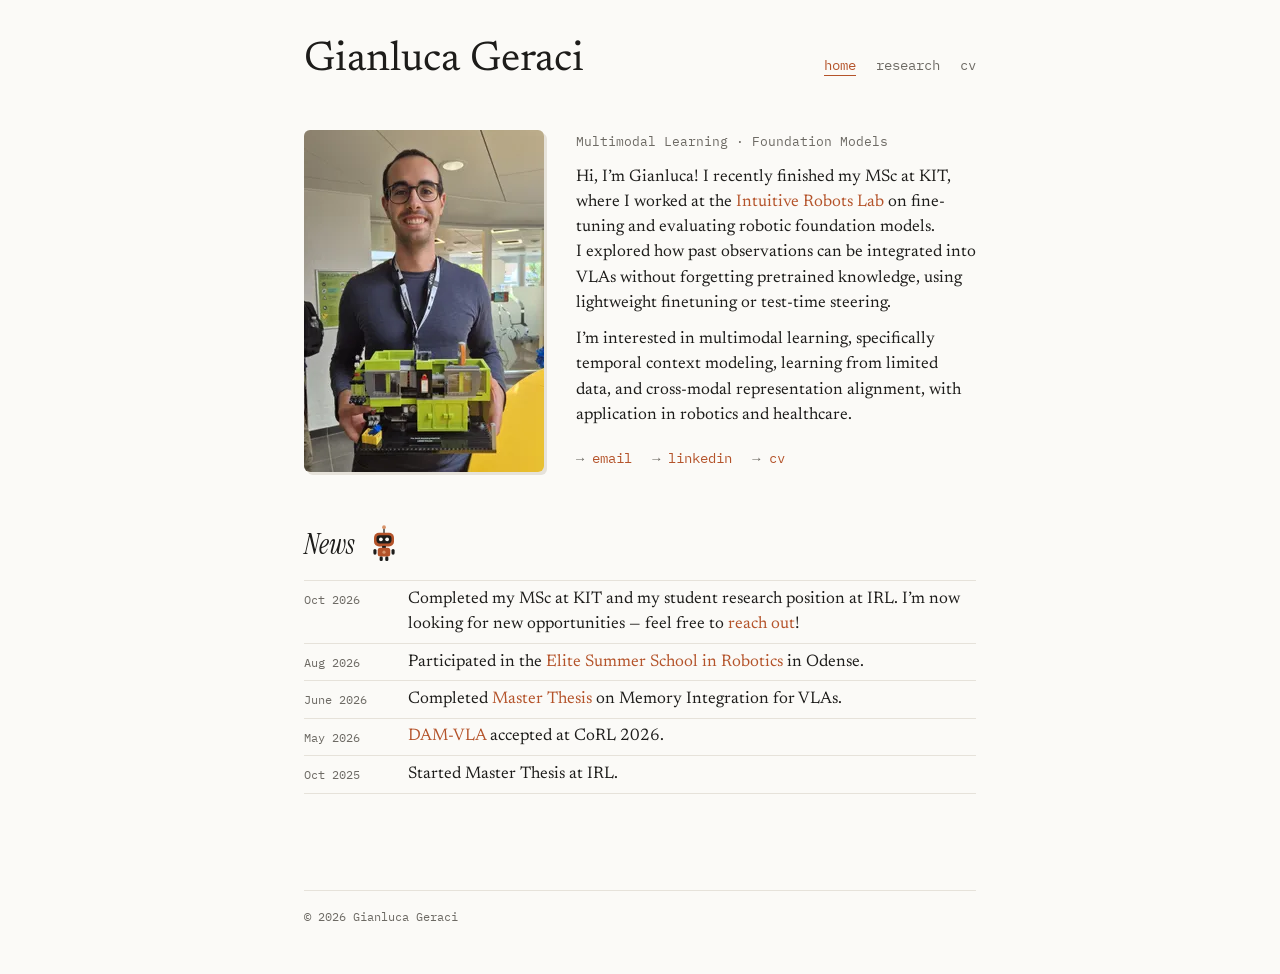
<file: index.html>
<!DOCTYPE html><html lang="en"> <head><meta charset="utf-8"><meta name="viewport" content="width=device-width, initial-scale=1"><title>Gianluca Geraci</title><meta name="description" content="Gianluca Geraci"><link rel="stylesheet" href="/_astro/index.BuUXDFkt.css"></head> <body> <div class="page"> <header class="site-header"> <a href="/" class="site-name">Gianluca Geraci</a> <nav class="site-nav"> <a href="/" class="active">home</a><a href="/research/">research</a><a href="/cv_gianluca_geraci.pdf" target="_blank" rel="noopener">cv</a> </nav> </header> <main>  <section class="hero"> <img src="/_astro/me.BYXLP0Eg_ZCIhkv.webp" srcset="/_astro/me.BYXLP0Eg_ZQgYja.webp 240w, /_astro/me.BYXLP0Eg_ZCIhkv.webp 480w" alt="Gianluca Geraci" sizes="240px" loading="eager" fetchpriority="high" decoding="async" width="480" height="727" class="photo"> <div class="intro"> <p class="keywords">Multimodal Learning · Foundation Models</p> <div class="bio"><p>Hi, I’m Gianluca! I recently finished my MSc at KIT, where I worked at the <a href="https://www.irl.iar.kit.edu/">Intuitive Robots Lab</a> on fine-tuning and evaluating robotic foundation models. <br> I explored how past observations can be integrated into VLAs without forgetting pretrained knowledge, using lightweight finetuning or test-time steering.</p>
<p>I’m interested in multimodal learning, specifically temporal context modeling, learning from limited data, and cross-modal representation alignment, with application in robotics and healthcare.</p></div> <p class="contact"> <a href="mailto:geraci.gianluca@outlook.com">email</a> <a href="https://www.linkedin.com/in/gianluca-geraci">linkedin</a> <a href="/cv_gianluca_geraci.pdf" target="_blank" rel="noopener">cv</a> </p>  </div> </section> <section> <h2 class="with-icon">News <img src="/robot.svg" alt="" class="robot" width="32" height="32"></h2> <div class="news"><!-- One line per item, newest first. Format: - **Date** Text, links allowed. Keep it to ~6 items. -->
<ul>
<li>
<p><strong>Oct 2026</strong> Completed my MSc at KIT and my student research position at IRL. I’m now looking for new opportunities — feel free to <a href="mailto:geraci.gianluca@outlook.com">reach out</a>!</p>
</li>
<li>
<p><strong>Aug 2026</strong> Participated in the <a href="https://robotelite.sdu.dk/">Elite Summer School in Robotics</a> in Odense.</p>
</li>
<li>
<p><strong>June 2026</strong> Completed <a href="/research/master-thesis/">Master Thesis</a> on Memory Integration for VLAs.</p>
</li>
<li>
<p><strong>May 2026</strong> <a href="https://arxiv.org/abs/2606.12105">DAM-VLA</a> accepted at CoRL 2026.</p>
</li>
<li>
<p><strong>Oct 2025</strong> Started Master Thesis at IRL.</p>
</li>
</ul></div> </section>   </main> <footer class="site-footer">
© 2026 Gianluca Geraci </footer> </div> </body></html>
</file>
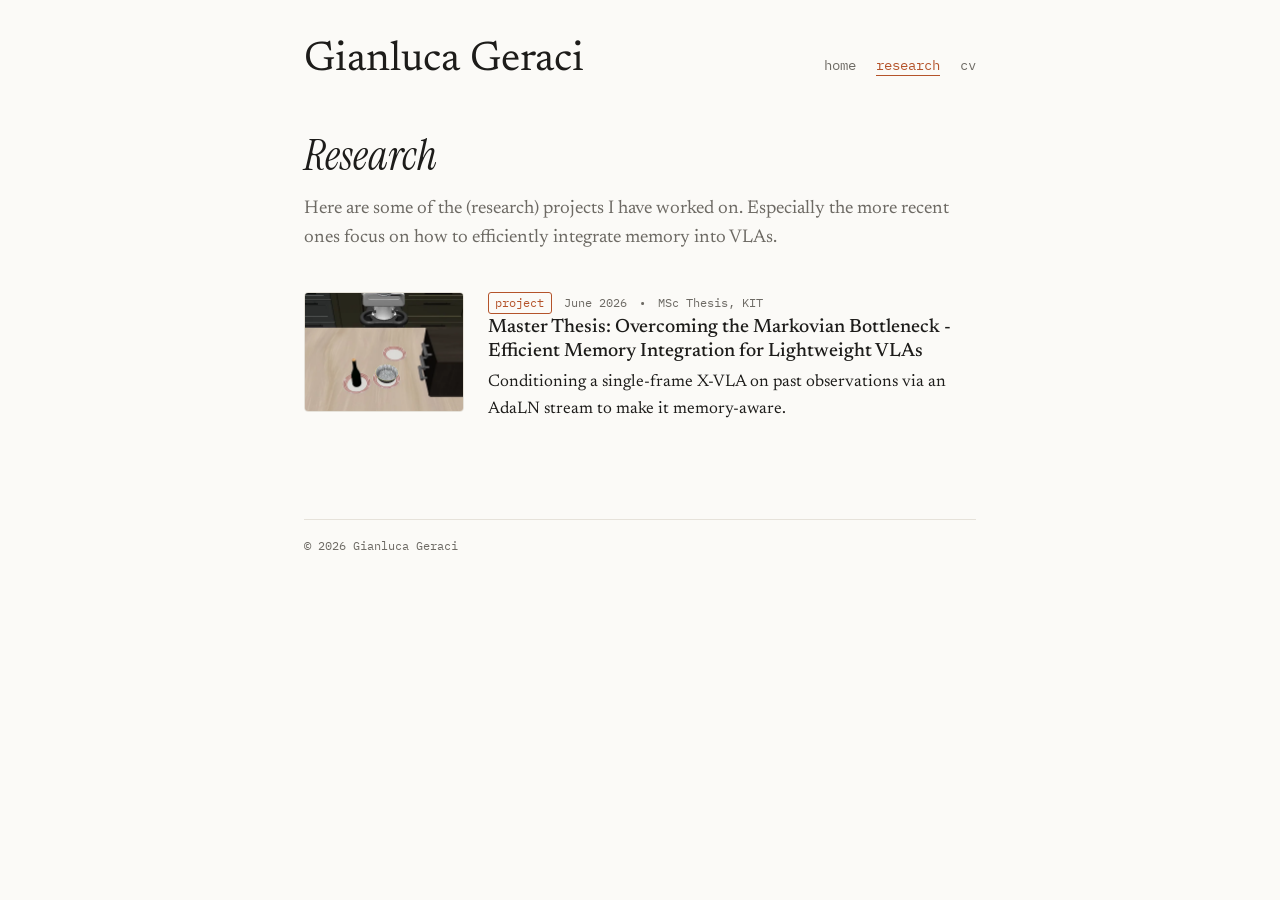
<file: research/index.html>
<!DOCTYPE html><html lang="en"> <head><meta charset="utf-8"><meta name="viewport" content="width=device-width, initial-scale=1"><title>Research · Gianluca Geraci</title><meta name="description" content="Gianluca Geraci"><link rel="stylesheet" href="/_astro/index.BuUXDFkt.css"></head> <body> <div class="page"> <header class="site-header"> <a href="/" class="site-name">Gianluca Geraci</a> <nav class="site-nav"> <a href="/">home</a><a href="/research/" class="active">research</a><a href="/cv_gianluca_geraci.pdf" target="_blank" rel="noopener">cv</a> </nav> </header> <main>  <h1>Research</h1> <p class="lead">Here are some of the (research) projects I have worked on. Especially the more recent ones focus on how to efficiently integrate memory into VLAs.</p> <div class="items"> <article class="item"> <a href="/research/master-thesis/" class="item-thumb" tabindex="-1" aria-hidden="true"> <img src="/_astro/master-thesis.RD13VukP_Z2fXCjj.webp" srcset="/_astro/master-thesis.RD13VukP_158F7F.webp 320w, /_astro/master-thesis.RD13VukP_10q6Ov.webp 640w, /_astro/master-thesis.RD13VukP_1IvfWb.webp 960w" alt sizes="(max-width: 640px) 100vw, 640px" loading="lazy" decoding="async" fetchpriority="auto" width="1088" height="816" class="thumb"> </a> <div class="item-body"> <p class="meta"> <span class="tag">project</span> <span>June 2026</span> <span> • </span> <span>MSc Thesis, KIT</span>  </p> <h3><a href="/research/master-thesis/">Master Thesis: Overcoming the Markovian Bottleneck - Efficient Memory Integration for Lightweight VLAs</a></h3> <p class="summary">Conditioning a single-frame X-VLA on past observations via an AdaLN stream to make it memory-aware.</p>  </div> </article> </div>  </main> <footer class="site-footer">
© 2026 Gianluca Geraci </footer> </div> </body></html>
</file>
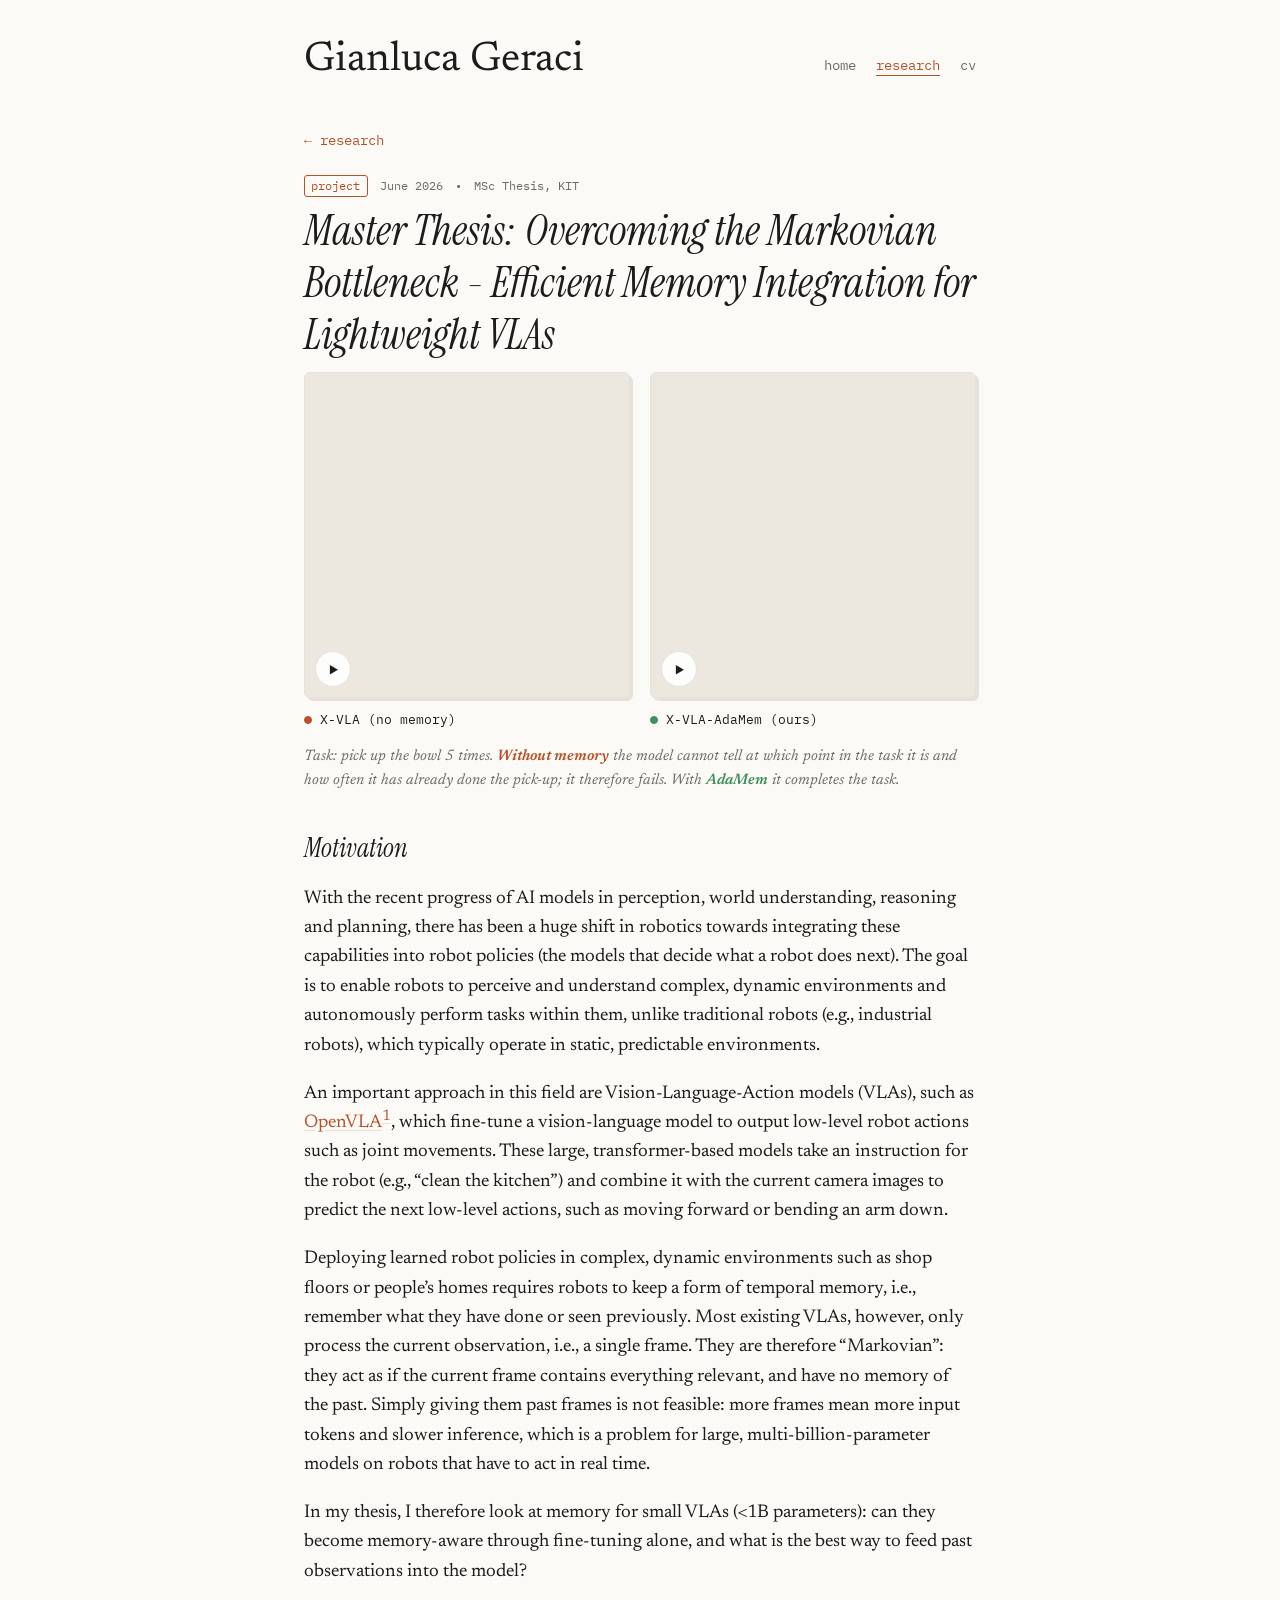
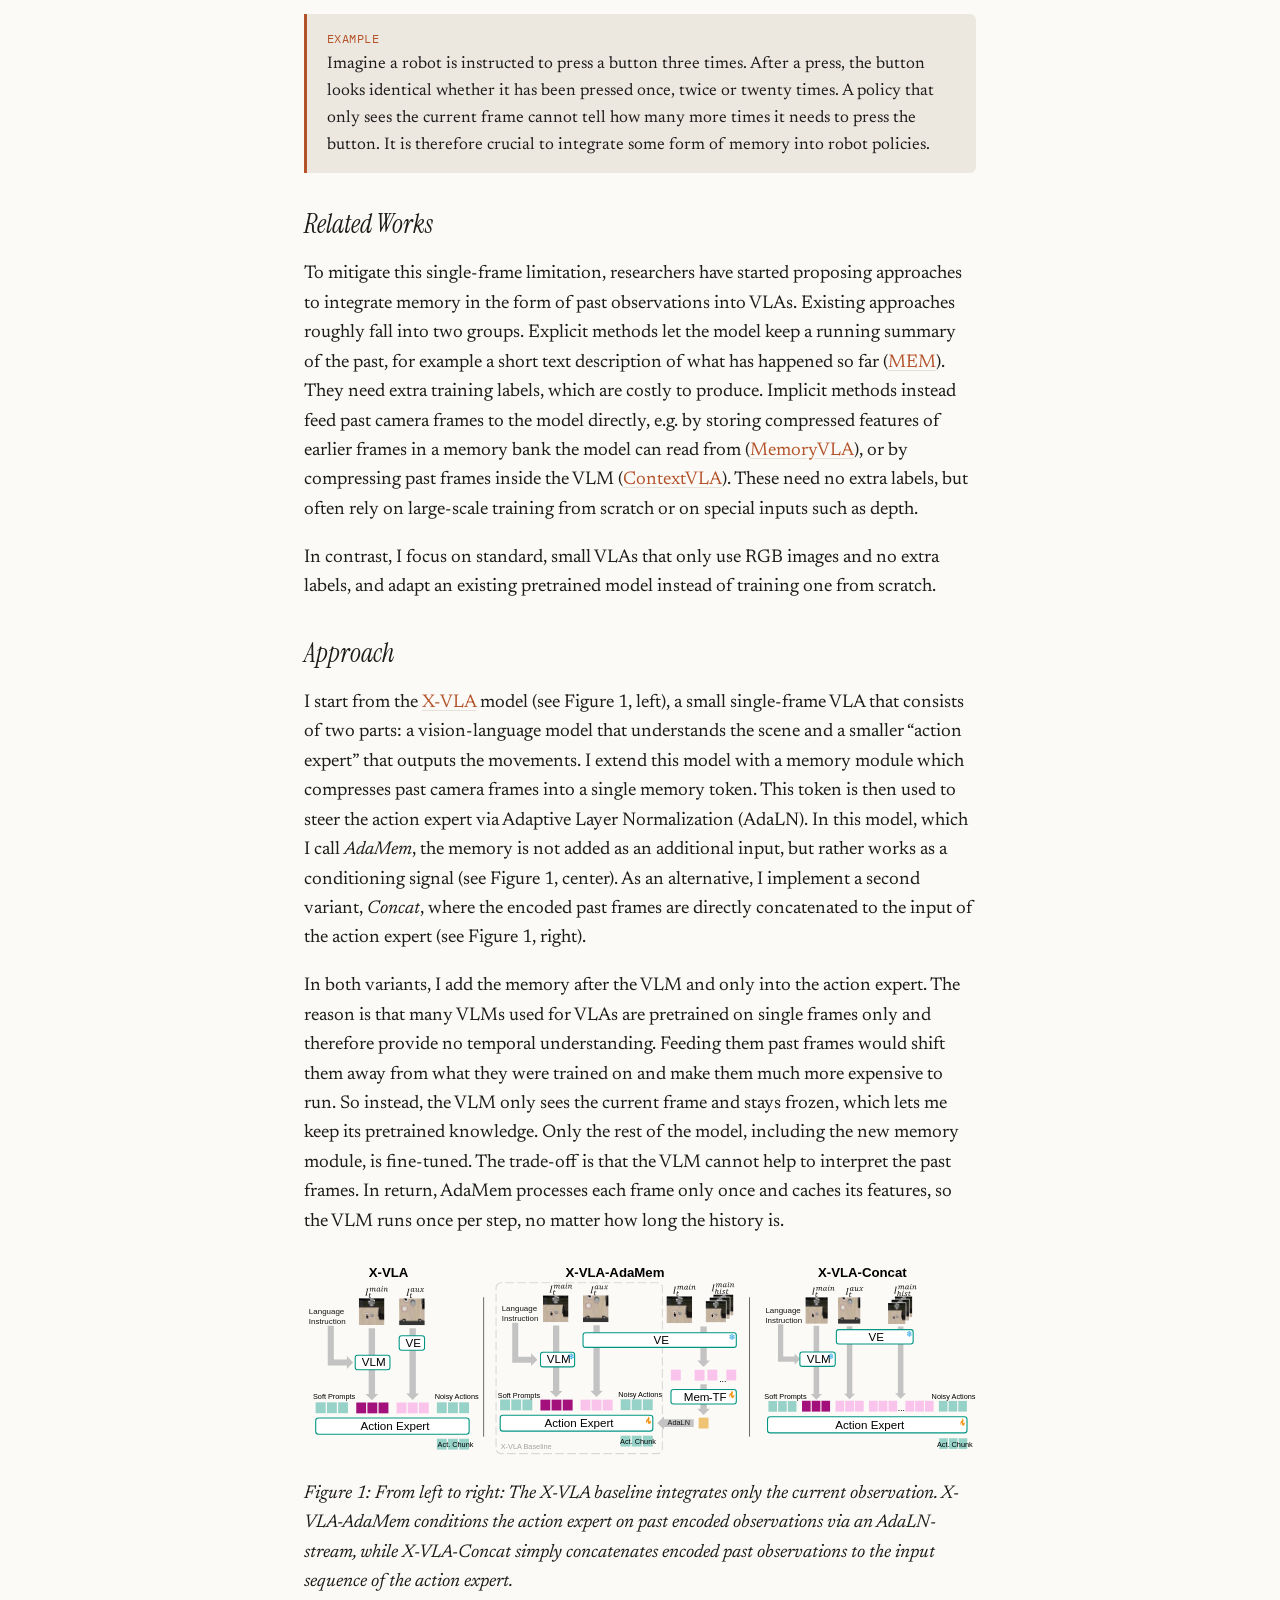
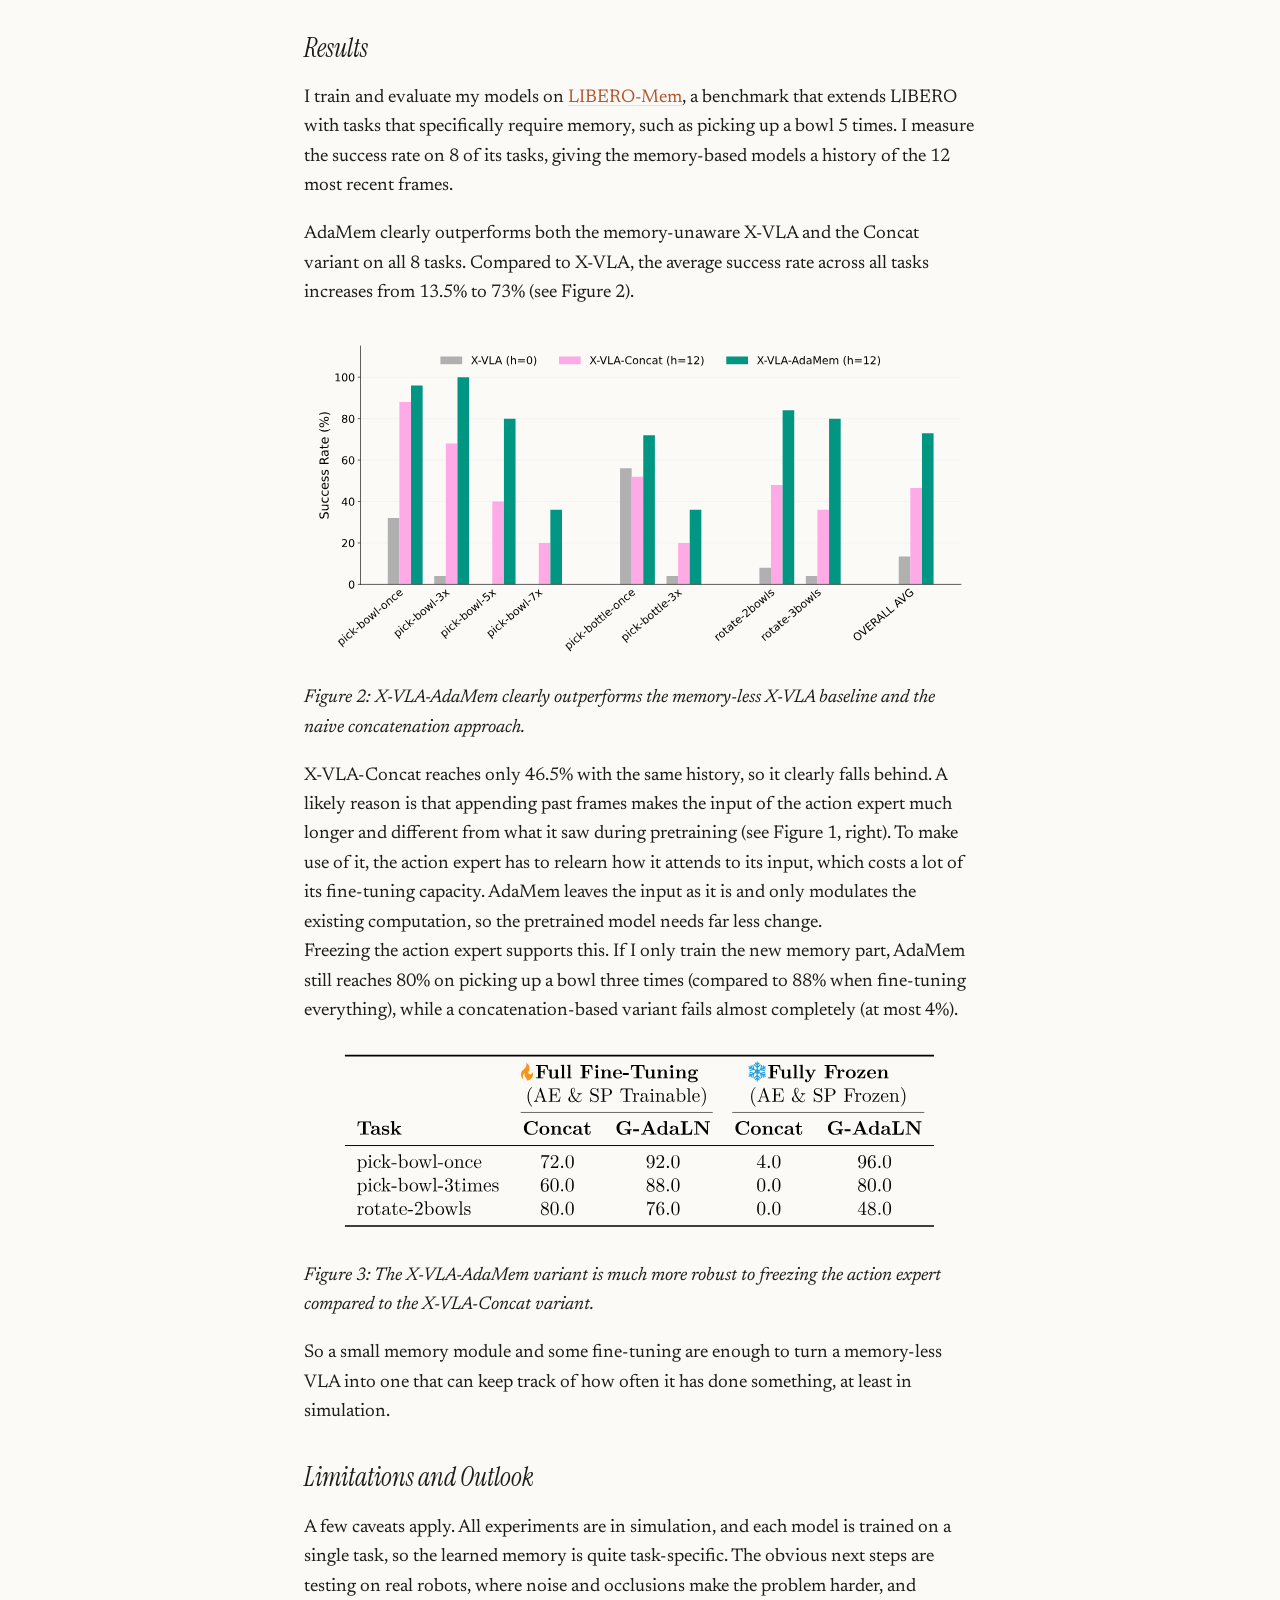
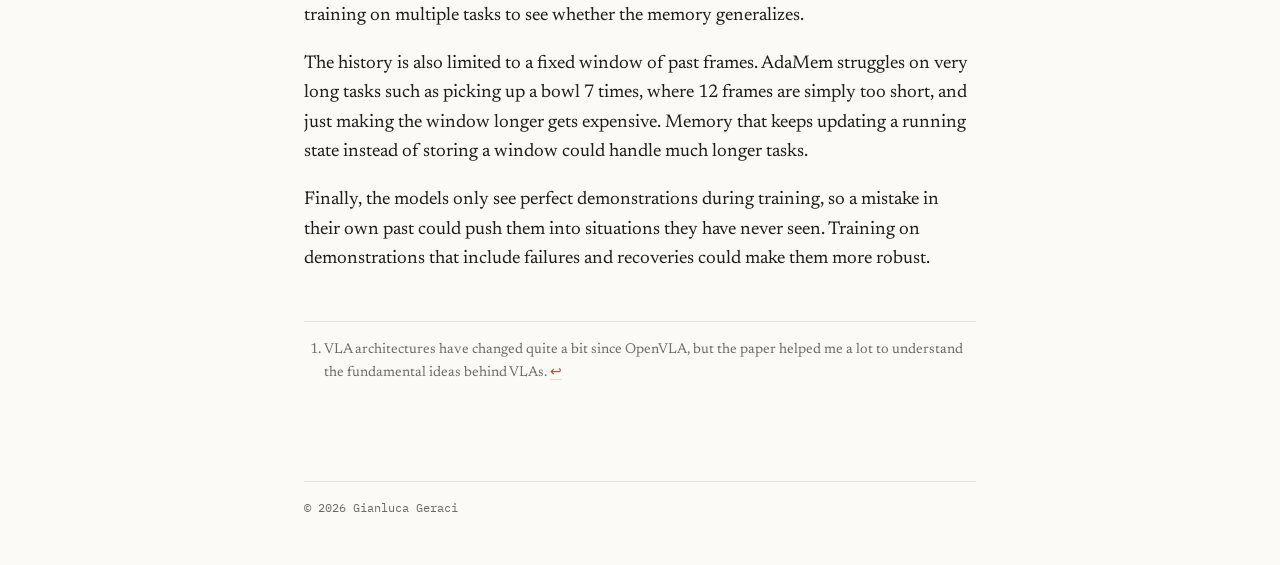
<file: research/master-thesis/index.html>
<!DOCTYPE html><html lang="en"> <head><meta charset="utf-8"><meta name="viewport" content="width=device-width, initial-scale=1"><title>Master Thesis: Overcoming the Markovian Bottleneck - Efficient Memory Integration for Lightweight VLAs · Gianluca Geraci</title><meta name="description" content="Conditioning a single-frame X-VLA on past observations via an AdaLN stream to make it memory-aware."><link rel="stylesheet" href="/_astro/index.BuUXDFkt.css"></head> <body> <div class="page"> <header class="site-header"> <a href="/" class="site-name">Gianluca Geraci</a> <nav class="site-nav"> <a href="/">home</a><a href="/research/" class="active">research</a><a href="/cv_gianluca_geraci.pdf" target="_blank" rel="noopener">cv</a> </nav> </header> <main>  <article class="post"> <p class="back"><a href="/research/">← research</a></p> <p class="meta"> <span class="tag">project</span> <span>June 2026</span> <span> • </span> <span>MSc Thesis, KIT</span> </p> <h1>Master Thesis: Overcoming the Markovian Bottleneck - Efficient Memory Integration for Lightweight VLAs</h1>   <figure class="hero-videos" data-hero-videos> <div class="hero-videos-grid"> <div class="hero-video"> <div class="hero-video-frame"> <video src="/research/master_thesis/pick5_times_xvla.mp4" muted playsinline preload="auto" aria-label="X-VLA (no memory)"></video> <button type="button" class="hero-video-btn" aria-label="Play"> <svg class="icon-play" viewBox="0 0 24 24" aria-hidden="true"><path d="M8 5.5v13l11-6.5z"></path></svg> <svg class="icon-pause" viewBox="0 0 24 24" aria-hidden="true"><path d="M7 5h4v14H7zM13 5h4v14h-4z"></path></svg> </button> </div> <p class="hero-video-label bad">X-VLA (no memory)</p> </div><div class="hero-video"> <div class="hero-video-frame"> <video src="/research/master_thesis/pick5_times_xvla_adamem.mp4" muted playsinline preload="auto" aria-label="X-VLA-AdaMem (ours)"></video> <button type="button" class="hero-video-btn" aria-label="Play"> <svg class="icon-play" viewBox="0 0 24 24" aria-hidden="true"><path d="M8 5.5v13l11-6.5z"></path></svg> <svg class="icon-pause" viewBox="0 0 24 24" aria-hidden="true"><path d="M7 5h4v14H7zM13 5h4v14h-4z"></path></svg> </button> </div> <p class="hero-video-label good">X-VLA-AdaMem (ours)</p> </div> </div> <figcaption class="hero-videos-caption">Task: pick up the bowl 5 times. <span class='tone-bad'>Without memory</span> the model cannot tell at which point in the task it is and how often it has already done the pick-up; it therefore fails. With <span class='tone-good'>AdaMem</span> it completes the task.</figcaption> </figure> <script type="module">document.querySelectorAll(".hero-video-frame").forEach(n=>{const e=n.querySelector("video"),d=n.querySelector(".hero-video-btn"),c=()=>{const t=!e.paused&&!e.ended;d.classList.toggle("playing",t),d.setAttribute("aria-label",t?"Pause":"Play")},a=()=>{!e.paused&&!e.ended?e.pause():(e.ended&&(e.currentTime=0),e.play().catch(()=>{}))};d.addEventListener("click",a),e.addEventListener("click",a),["play","pause","ended"].forEach(t=>e.addEventListener(t,c))});</script> <div class="prose"><h2 id="motivation">Motivation</h2>
<p>With the recent progress of AI models in perception, world understanding, reasoning and planning, there has been a huge shift in robotics towards integrating these capabilities into robot policies (the models that decide what a robot does next). The goal is to enable robots to perceive and understand complex, dynamic environments and autonomously perform tasks within them, unlike traditional robots (e.g., industrial robots), which typically operate in static, predictable environments.</p>
<p>An important approach in this field are Vision-Language-Action models (VLAs), such as <a href="https://arxiv.org/abs/2406.09246">OpenVLA</a><sup><a href="#user-content-fn-openvla" id="user-content-fnref-openvla" data-footnote-ref="" aria-describedby="footnote-label">1</a></sup>, which fine-tune a vision-language model to output low-level robot actions such as joint movements. These large, transformer-based models take an instruction for the robot (e.g., “clean the kitchen”) and combine it with the current camera images to predict the next low-level actions, such as moving forward or bending an arm down.</p>
<p>Deploying learned robot policies in complex, dynamic environments such as shop floors or people’s homes requires robots to keep a form of temporal memory, i.e., remember what they have done or seen previously. Most existing VLAs, however, only process the current observation, i.e., a single frame. They are therefore “Markovian”: they act as if the current frame contains everything relevant, and have no memory of the past. Simply giving them past frames is not feasible: more frames mean more input tokens and slower inference, which is a problem for large, multi-billion-parameter models on robots that have to act in real time.</p>
<p>In my thesis, I therefore look at memory for small VLAs (&#x3C;1B parameters): can they become memory-aware through fine-tuning alone, and what is the best way to feed past observations into the model?</p>
<blockquote>
<p><strong>Example</strong>
Imagine a robot is instructed to press a button three times. After a press, the button looks identical whether it has been pressed once, twice or twenty times. A policy that only sees the current frame cannot tell how many more times it needs to press the button. It is therefore crucial to integrate some form of memory into robot policies.</p>
</blockquote>
<h2 id="related-works">Related Works</h2>
<p>To mitigate this single-frame limitation, researchers have started proposing approaches to integrate memory in the form of past observations into VLAs. Existing approaches roughly fall into two groups. Explicit methods let the model keep a running summary of the past, for example a short text description of what has happened so far (<a href="https://arxiv.org/abs/2603.03596">MEM</a>). They need extra training labels, which are costly to produce. Implicit methods instead feed past camera frames to the model directly, e.g. by storing compressed features of earlier frames in a memory bank the model can read from (<a href="https://arxiv.org/abs/2508.19236">MemoryVLA</a>), or by compressing past frames inside the VLM (<a href="https://arxiv.org/abs/2510.04246">ContextVLA</a>). These need no extra labels, but often rely on large-scale training from scratch or on special inputs such as depth.</p>
<p>In contrast, I focus on standard, small VLAs that only use RGB images and no extra labels, and adapt an existing pretrained model instead of training one from scratch.</p>
<h2 id="approach">Approach</h2>
<p>I start from the <a href="https://arxiv.org/abs/2510.10274">X-VLA</a> model (see Figure 1, left), a small single-frame VLA that consists of two parts: a vision-language model that understands the scene and a smaller “action expert” that outputs the movements. I extend this model with a memory module which compresses past camera frames into a single memory token. This token is then used to steer the action expert via Adaptive Layer Normalization (AdaLN). In this model, which I call <em>AdaMem</em>, the memory is not added as an additional input, but rather works as a conditioning signal (see Figure 1, center). As an alternative, I implement a second variant, <em>Concat</em>, where the encoded past frames are directly concatenated to the input of the action expert (see Figure 1, right).</p>
<p>In both variants, I add the memory after the VLM and only into the action expert. The reason is that many VLMs used for VLAs are pretrained on single frames only and therefore provide no temporal understanding. Feeding them past frames would shift them away from what they were trained on and make them much more expensive to run. So instead, the VLM only sees the current frame and stays frozen, which lets me keep its pretrained knowledge. Only the rest of the model, including the new memory module, is fine-tuned. The trade-off is that the VLM cannot help to interpret the past frames. In return, AdaMem processes each frame only once and caches its features, so the VLM runs once per step, no matter how long the history is.</p>
<center><img src="/research/master_thesis/master_thesis_architectures.svg" alt="Overview of X-VLA extended with the AdaMem memory module and AdaLN conditioning stream" style="width: 100%;"></center>
<p><em>Figure 1: From left to right: The X-VLA baseline integrates only the current observation. X-VLA-AdaMem conditions the action expert on past encoded observations via an AdaLN-stream, while X-VLA-Concat simply concatenates encoded past observations to the input sequence of the action expert.</em></p>
<h2 id="results">Results</h2>
<p>I train and evaluate my models on <a href="https://arxiv.org/abs/2511.11478">LIBERO-Mem</a>, a benchmark that extends LIBERO with tasks that specifically require memory, such as picking up a bowl 5 times. I measure the success rate on 8 of its tasks, giving the memory-based models a history of the 12 most recent frames.</p>
<p>AdaMem clearly outperforms both the memory-unaware X-VLA and the Concat variant on all 8 tasks. Compared to X-VLA, the average success rate across all tasks increases from 13.5% to 73% (see Figure 2).</p>
<center><img src="/research/master_thesis/bar_chart_adamem_concat.svg" alt="Comparison of performance of X-VLA, X-VLA-AdaMem and X-VLA-Concat as a bar chart." style="width: 110%;"></center>
<p><em>Figure 2: X-VLA-AdaMem clearly outperforms the memory-less X-VLA baseline and the naive concatenation approach.</em></p>
<p>X-VLA-Concat reaches only 46.5% with the same history, so it clearly falls behind. A likely reason is that appending past frames makes the input of the action expert much longer and different from what it saw during pretraining (see Figure 1, right). To make use of it, the action expert has to relearn how it attends to its input, which costs a lot of its fine-tuning capacity. AdaMem leaves the input as it is and only modulates the existing computation, so the pretrained model needs far less change. <br>
Freezing the action expert supports this. If I only train the new memory part, AdaMem still reaches 80% on picking up a bowl three times (compared to 88% when fine-tuning everything), while a concatenation-based variant fails almost completely (at most 4%).</p>
<center><img src="/research/master_thesis/frozen_ablation.svg" alt="Table displaying the performance of X-VLA-AdaMem and X-VLA Concat under full training and freezing of action expert." style="width: 90%;"></center>
<p><em>Figure 3: The X-VLA-AdaMem variant is much more robust to freezing the action expert compared to the X-VLA-Concat variant.</em></p>
<p>So a small memory module and some fine-tuning are enough to turn a memory-less VLA into one that can keep track of how often it has done something, at least in simulation.</p>
<h2 id="limitations-and-outlook">Limitations and Outlook</h2>
<p>A few caveats apply. All experiments are in simulation, and each model is trained on a single task, so the learned memory is quite task-specific. The obvious next steps are testing on real robots, where noise and occlusions make the problem harder, and training on multiple tasks to see whether the memory generalizes.</p>
<p>The history is also limited to a fixed window of past frames. AdaMem struggles on very long tasks such as picking up a bowl 7 times, where 12 frames are simply too short, and just making the window longer gets expensive. Memory that keeps updating a running state instead of storing a window could handle much longer tasks.</p>
<p>Finally, the models only see perfect demonstrations during training, so a mistake in their own past could push them into situations they have never seen. Training on demonstrations that include failures and recoveries could make them more robust.</p>
<section data-footnotes="" class="footnotes"><h2 class="sr-only" id="footnote-label">Footnotes</h2>
<ol>
<li id="user-content-fn-openvla">
<p>VLA architectures have changed quite a bit since OpenVLA, but the paper helped me a lot to understand the fundamental ideas behind VLAs. <a href="#user-content-fnref-openvla" data-footnote-backref="" aria-label="Back to reference 1" class="data-footnote-backref">↩</a></p>
</li>
</ol>
</section></div> </article>  </main> <footer class="site-footer">
© 2026 Gianluca Geraci </footer> </div> </body></html>
</file>
<file: _astro/index.BuUXDFkt.css>
@font-face{font-family:Newsreader Variable;font-style:normal;font-display:swap;font-weight:200 800;src:url(/_astro/newsreader-vietnamese-wght-normal.Czsa-EzN.woff2) format("woff2-variations");unicode-range:U+0102-0103,U+0110-0111,U+0128-0129,U+0168-0169,U+01A0-01A1,U+01AF-01B0,U+0300-0301,U+0303-0304,U+0308-0309,U+0323,U+0329,U+1EA0-1EF9,U+20AB}@font-face{font-family:Newsreader Variable;font-style:normal;font-display:swap;font-weight:200 800;src:url(/_astro/newsreader-latin-ext-wght-normal.C-3rgBeH.woff2) format("woff2-variations");unicode-range:U+0100-02BA,U+02BD-02C5,U+02C7-02CC,U+02CE-02D7,U+02DD-02FF,U+0304,U+0308,U+0329,U+1D00-1DBF,U+1E00-1E9F,U+1EF2-1EFF,U+2020,U+20A0-20AB,U+20AD-20C0,U+2113,U+2C60-2C7F,U+A720-A7FF}@font-face{font-family:Newsreader Variable;font-style:normal;font-display:swap;font-weight:200 800;src:url(/_astro/newsreader-latin-wght-normal.CCVVNp6i.woff2) format("woff2-variations");unicode-range:U+0000-00FF,U+0131,U+0152-0153,U+02BB-02BC,U+02C6,U+02DA,U+02DC,U+0304,U+0308,U+0329,U+2000-206F,U+20AC,U+2122,U+2191,U+2193,U+2212,U+2215,U+FEFF,U+FFFD}@font-face{font-family:Newsreader Variable;font-style:italic;font-display:swap;font-weight:200 800;src:url(/_astro/newsreader-vietnamese-wght-italic.xAqemagA.woff2) format("woff2-variations");unicode-range:U+0102-0103,U+0110-0111,U+0128-0129,U+0168-0169,U+01A0-01A1,U+01AF-01B0,U+0300-0301,U+0303-0304,U+0308-0309,U+0323,U+0329,U+1EA0-1EF9,U+20AB}@font-face{font-family:Newsreader Variable;font-style:italic;font-display:swap;font-weight:200 800;src:url(/_astro/newsreader-latin-ext-wght-italic.DFS986qL.woff2) format("woff2-variations");unicode-range:U+0100-02BA,U+02BD-02C5,U+02C7-02CC,U+02CE-02D7,U+02DD-02FF,U+0304,U+0308,U+0329,U+1D00-1DBF,U+1E00-1E9F,U+1EF2-1EFF,U+2020,U+20A0-20AB,U+20AD-20C0,U+2113,U+2C60-2C7F,U+A720-A7FF}@font-face{font-family:Newsreader Variable;font-style:italic;font-display:swap;font-weight:200 800;src:url(/_astro/newsreader-latin-wght-italic.Bxi8ein9.woff2) format("woff2-variations");unicode-range:U+0000-00FF,U+0131,U+0152-0153,U+02BB-02BC,U+02C6,U+02DA,U+02DC,U+0304,U+0308,U+0329,U+2000-206F,U+20AC,U+2122,U+2191,U+2193,U+2212,U+2215,U+FEFF,U+FFFD}@font-face{font-family:"Instrument Serif";font-style:italic;font-display:swap;font-weight:400;src:url(/_astro/instrument-serif-latin-ext-400-italic.C9HzH3YL.woff2) format("woff2"),url(/_astro/instrument-serif-latin-ext-400-italic.D7-lnxEk.woff) format("woff");unicode-range:U+0100-02BA,U+02BD-02C5,U+02C7-02CC,U+02CE-02D7,U+02DD-02FF,U+0304,U+0308,U+0329,U+1D00-1DBF,U+1E00-1E9F,U+1EF2-1EFF,U+2020,U+20A0-20AB,U+20AD-20C0,U+2113,U+2C60-2C7F,U+A720-A7FF}@font-face{font-family:"Instrument Serif";font-style:italic;font-display:swap;font-weight:400;src:url(/_astro/instrument-serif-latin-400-italic.DKMiL14s.woff2) format("woff2"),url(/_astro/instrument-serif-latin-400-italic.u__WvvIK.woff) format("woff");unicode-range:U+0000-00FF,U+0131,U+0152-0153,U+02BB-02BC,U+02C6,U+02DA,U+02DC,U+0304,U+0308,U+0329,U+2000-206F,U+20AC,U+2122,U+2191,U+2193,U+2212,U+2215,U+FEFF,U+FFFD}@font-face{font-family:IBM Plex Mono;font-style:normal;font-display:swap;font-weight:400;src:url(/_astro/ibm-plex-mono-cyrillic-ext-400-normal.xuaO2J-f.woff2) format("woff2"),url(/_astro/ibm-plex-mono-cyrillic-ext-400-normal.DMdlQ8Kv.woff) format("woff");unicode-range:U+0460-052F,U+1C80-1C8A,U+20B4,U+2DE0-2DFF,U+A640-A69F,U+FE2E-FE2F}@font-face{font-family:IBM Plex Mono;font-style:normal;font-display:swap;font-weight:400;src:url(/_astro/ibm-plex-mono-cyrillic-400-normal.BSMlKf0J.woff2) format("woff2"),url(/_astro/ibm-plex-mono-cyrillic-400-normal.CEL4l2ZJ.woff) format("woff");unicode-range:U+0301,U+0400-045F,U+0490-0491,U+04B0-04B1,U+2116}@font-face{font-family:IBM Plex Mono;font-style:normal;font-display:swap;font-weight:400;src:url(/_astro/ibm-plex-mono-vietnamese-400-normal.BulugwFq.woff2) format("woff2"),url(/_astro/ibm-plex-mono-vietnamese-400-normal.DDuiU_S-.woff) format("woff");unicode-range:U+0102-0103,U+0110-0111,U+0128-0129,U+0168-0169,U+01A0-01A1,U+01AF-01B0,U+0300-0301,U+0303-0304,U+0308-0309,U+0323,U+0329,U+1EA0-1EF9,U+20AB}@font-face{font-family:IBM Plex Mono;font-style:normal;font-display:swap;font-weight:400;src:url(/_astro/ibm-plex-mono-latin-ext-400-normal.BmRBH3aV.woff2) format("woff2"),url(/_astro/ibm-plex-mono-latin-ext-400-normal.D3D2R8hC.woff) format("woff");unicode-range:U+0100-02BA,U+02BD-02C5,U+02C7-02CC,U+02CE-02D7,U+02DD-02FF,U+0304,U+0308,U+0329,U+1D00-1DBF,U+1E00-1E9F,U+1EF2-1EFF,U+2020,U+20A0-20AB,U+20AD-20C0,U+2113,U+2C60-2C7F,U+A720-A7FF}@font-face{font-family:IBM Plex Mono;font-style:normal;font-display:swap;font-weight:400;src:url(/_astro/ibm-plex-mono-latin-400-normal.DMJ8VG8y.woff2) format("woff2"),url(/_astro/ibm-plex-mono-latin-400-normal.CvHOgSBP.woff) format("woff");unicode-range:U+0000-00FF,U+0131,U+0152-0153,U+02BB-02BC,U+02C6,U+02DA,U+02DC,U+0304,U+0308,U+0329,U+2000-206F,U+20AC,U+2122,U+2191,U+2193,U+2212,U+2215,U+FEFF,U+FFFD}:root{--bg: #fbfaf7;--fg: #1d1c1a;--muted: #6d6a64;--rule: #e6e2da;--accent: #b4532a;--accent-hover: #8a3c1b;--placeholder: #ece8e0;--available: #3f8f5a;--font-body: "Newsreader Variable", Georgia, serif;--font-display: "Instrument Serif", Georgia, serif;--font-mono: "IBM Plex Mono", ui-monospace, monospace;--width: 44rem}*,*:before,*:after{box-sizing:border-box}html{-webkit-text-size-adjust:100%}body{margin:0;background:var(--bg);color:var(--fg);font-family:var(--font-body);font-size:1.15rem;line-height:1.6;font-optical-sizing:auto}.page{max-width:var(--width);margin:0 auto;padding:2.5rem 1rem 3rem}a{color:var(--accent);text-decoration:none}a:hover{color:var(--accent-hover);text-decoration:underline;text-underline-offset:3px}img{max-width:100%;height:auto;display:block}h1,h2,h3{font-weight:400;line-height:1.25}h1{font-family:var(--font-display);font-style:italic;font-size:2.6rem;margin:0 0 .75rem}h2{font-family:var(--font-display);font-style:italic;font-size:1.75rem;margin:0 0 1rem}h3{font-size:1.2rem;font-weight:500;margin:.15rem 0 .3rem}h3 a{color:var(--fg)}h3 a:hover{color:var(--accent)}section+section{margin-top:3.25rem}.site-header{display:flex;flex-wrap:wrap;align-items:baseline;justify-content:space-between;gap:.5rem 1.5rem;margin-bottom:3rem}.site-name{font-family:var(--font-body);font-size:2.6rem;line-height:1;color:var(--fg)}.site-name:hover{color:var(--fg);text-decoration:none}.site-nav{display:flex;gap:1.25rem;font-family:var(--font-mono);font-size:.85rem}.site-nav a{color:var(--muted)}.site-nav a:hover,.site-nav a.active{color:var(--accent)}.site-nav a.active{text-decoration:underline;text-underline-offset:5px}.site-footer{margin-top:6rem;padding-top:1rem;border-top:1px solid var(--rule);font-family:var(--font-mono);font-size:.75rem;color:var(--muted)}.placeholder{background:repeating-linear-gradient(135deg,transparent 0 10px,rgb(0 0 0 / .025) 10px 20px),var(--placeholder)}.hero{display:grid;grid-template-columns:15rem 1fr;gap:2rem;align-items:center}.photo{width:100%;aspect-ratio:3.5 / 5;object-fit:cover;border-radius:6px;box-shadow:3px 3px 0 var(--rule)}.keywords{margin:0 0 .75rem;font-family:var(--font-mono);font-size:.8rem;color:var(--muted)}.bio{font-size:1.05rem;line-height:1.5}.bio p{margin:0 0 .7rem}.contact{display:flex;flex-wrap:wrap;gap:1.25rem;margin:1.25rem 0 0;font-family:var(--font-mono);font-size:.85rem}.contact a:before{content:"→ ";color:var(--muted)}.status{display:inline-flex;align-items:center;gap:.5rem;margin-top:1rem;padding:.2rem .7rem;border:1px solid var(--rule);border-radius:999px;background:#fff;font-family:var(--font-mono);font-size:.75rem;color:var(--fg)}.status:before{content:"";width:.5rem;height:.5rem;border-radius:50%;background:var(--available)}.status:hover{color:var(--accent);text-decoration:none;border-color:var(--accent)}.with-icon{display:flex;align-items:center;gap:.6rem}.robot{width:2.5rem;height:2.5rem}.news{font-size:1.05rem;line-height:1.5}.news ul{list-style:none;margin:0;padding:0}.news li{position:relative;padding:.35rem 0 .35rem 6.5rem;border-top:1px solid var(--rule)}.news li:last-child{border-bottom:1px solid var(--rule)}.news li p{margin:0}.news li>strong:first-child,.news li>p:first-child>strong:first-child{position:absolute;left:0;top:.55rem;font-family:var(--font-mono);font-size:.78rem;font-weight:400;color:var(--muted)}.items{display:flex;flex-direction:column;gap:1.75rem}.item{display:grid;grid-template-columns:10rem 1fr;gap:1.5rem;align-items:start}.thumb{width:100%;aspect-ratio:4 / 3;object-fit:cover;border-radius:4px;border:1px solid var(--rule)}.meta{display:flex;flex-wrap:wrap;gap:.75rem;align-items:center;margin:0;font-family:var(--font-mono);font-size:.75rem;color:var(--muted)}.tag{color:var(--accent);border:1px solid currentColor;border-radius:3px;padding:0 .4rem;text-transform:lowercase}.tag.draft{color:var(--muted);border-style:dashed}.summary{margin:0;font-size:1.05rem}.links{display:flex;flex-wrap:wrap;gap:1rem;margin:.4rem 0 0;font-family:var(--font-mono);font-size:.8rem}.links a:before{content:"[";color:var(--muted)}.links a:after{content:"]";color:var(--muted)}.more{margin:1.5rem 0 0;font-family:var(--font-mono);font-size:.85rem}.lead{color:var(--muted);margin:0 0 2.5rem}.post .back{font-family:var(--font-mono);font-size:.85rem;margin:0 0 1.5rem}.post .meta{margin-bottom:.5rem}.post .authors{color:var(--muted);margin:0 0 .5rem;font-size:1.05rem}.post .authors strong{color:var(--fg);font-weight:600}.post .links{margin-bottom:2rem}.hero-image{aspect-ratio:16 / 9;margin-bottom:2rem}.hero-videos{margin:0 0 2.5rem}.hero-videos-grid{display:grid;grid-template-columns:repeat(auto-fit,minmax(14rem,1fr));gap:1.25rem}.hero-video video{display:block;width:100%;aspect-ratio:1 / 1;object-fit:cover;border-radius:6px;border:1px solid var(--rule);box-shadow:3px 3px 0 var(--rule);background:var(--placeholder)}.hero-video-label{display:flex;align-items:center;gap:.5rem;margin:.7rem 0 0;font-family:var(--font-mono);font-size:.8rem;color:var(--fg)}.hero-video-label:before{content:"";width:.5rem;height:.5rem;border-radius:50%;border:1px solid var(--muted)}.hero-video-label.good:before{background:var(--available);border-color:var(--available)}.hero-video-label.bad:before{background:var(--accent);border-color:var(--accent)}.hero-videos-caption{margin:.9rem 0 0;font-size:.95rem;color:var(--muted);font-style:italic}.hero-videos-caption .tone-bad{color:var(--accent);font-weight:600}.hero-videos-caption .tone-good{color:var(--available);font-weight:600}.hero-video-frame{position:relative}.hero-video-frame video{cursor:pointer}.hero-video-btn{position:absolute;left:.7rem;bottom:.7rem;display:grid;place-items:center;width:2.25rem;height:2.25rem;padding:0;border:1px solid var(--rule);border-radius:50%;background:#ffffffe6;color:var(--fg);cursor:pointer}.hero-video-btn:hover{color:var(--accent);border-color:var(--accent)}.hero-video-btn svg{width:1.1rem;height:1.1rem;fill:currentColor}.hero-video-btn .icon-pause,.hero-video-btn.playing .icon-play{display:none}.hero-video-btn.playing .icon-pause{display:block}.prose h2{font-size:1.6rem;margin:2.25rem 0 .5rem}.prose img{border-radius:4px;margin:1.5rem 0}.prose blockquote{margin:1.75rem 0;padding:.9rem 1.25rem;border-left:3px solid var(--accent);border-radius:0 6px 6px 0;background:var(--placeholder);font-size:1.05rem}.prose blockquote p{margin:0}.prose blockquote strong:first-child{display:block;margin-bottom:.2rem;font-family:var(--font-mono);font-size:.75rem;font-weight:400;letter-spacing:.04em;text-transform:uppercase;color:var(--accent)}.prose sup{line-height:0}.prose .footnotes{margin-top:3rem;padding-top:1rem;border-top:1px solid var(--rule);font-size:.9rem;color:var(--muted)}.prose .footnotes h2{position:absolute;width:1px;height:1px;overflow:hidden;clip:rect(0 0 0 0)}.prose .footnotes ol{margin:0;padding-left:1.25rem}.prose .footnotes p{margin:0}.prose a{text-decoration:underline;text-decoration-color:var(--rule);text-underline-offset:3px}.prose a:hover{text-decoration-color:currentColor}@media(max-width:640px){.page{padding-top:1.5rem}.site-name{font-size:2.1rem}.site-header{margin-bottom:2rem}.hero{grid-template-columns:1fr;gap:1.5rem}.photo{max-width:12rem}.item{grid-template-columns:1fr;gap:.75rem}.news li{padding-left:0;padding-top:1.6rem}.news li>strong:first-child,.news li>p:first-child>strong:first-child{top:.4rem}h1{font-size:2.1rem}}
</file>
